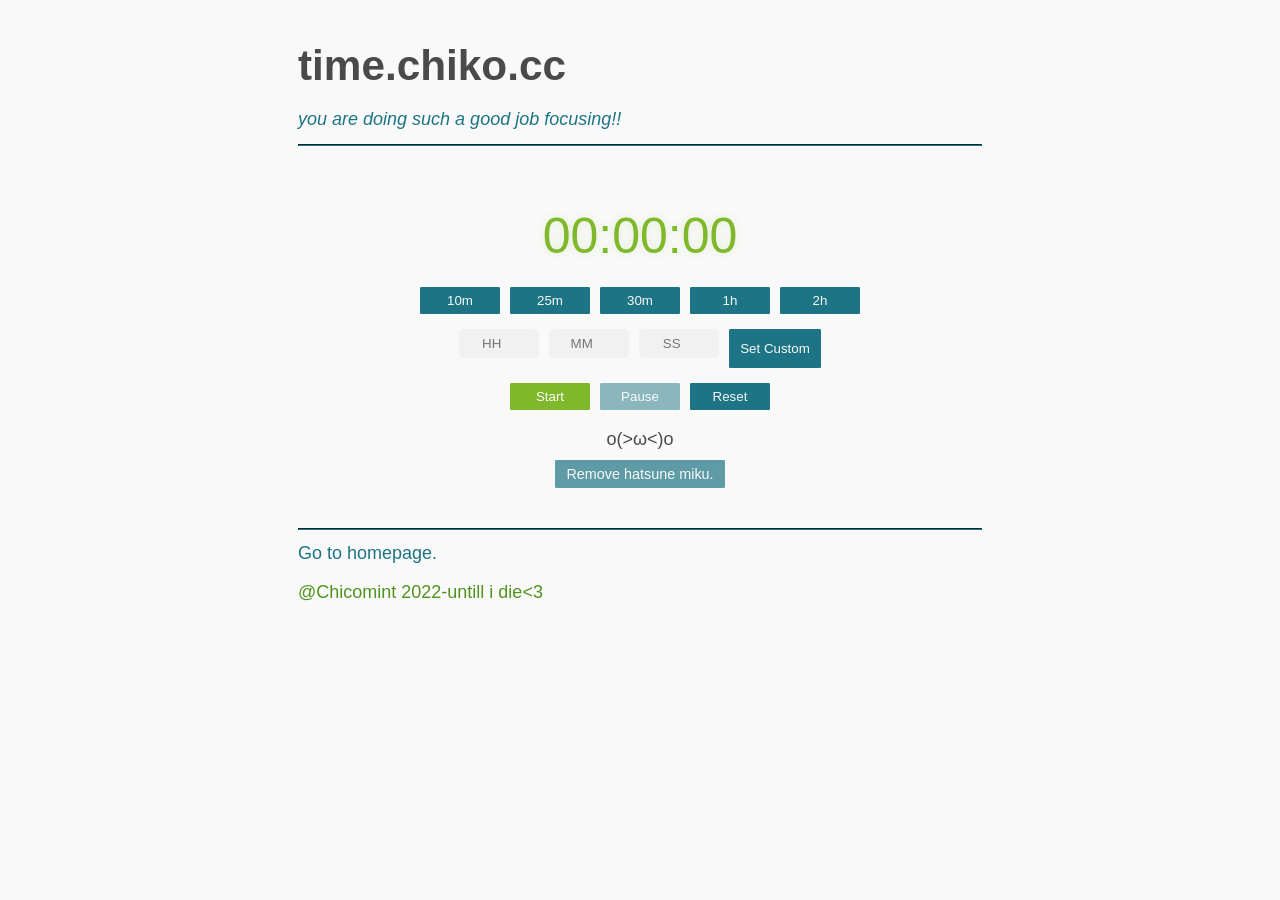
<file: index.html>
<!DOCTYPE html>
<html lang="en">
<head>
    <title>chicomint'site - Timer</title>
    <link rel="shortcut icon" type="image/x-icon" href="https://chiko.cc/media/chiki.ico" />
    <meta name="viewport" content="width=device-width, initial-scale=1">
    <meta charset="utf-8">
    <link rel="stylesheet" href="style.css?v=1.7">
    <link rel="stylesheet" href="sakura.css" media="screen" />
    <link rel="stylesheet" href="sakura-dark.css" media="screen and (prefers-color-scheme: dark)" />
</head>
<body>
    <div class="sky">
        <img src="miku.png" class="falling-star" style="left: 10%;">
        <img src="miku.png" class="falling-star" style="left: 30%;">
        <img src="miku.png" class="falling-star" style="left: 50%;">
        <img src="miku.png" class="falling-star" style="left: 70%;">
        <img src="miku.png" class="falling-star" style="left: 90%;">
    </div>

    <h1>time.chiko.cc</h1>
    <p id="fortune-display" style="font-style: italic; color: #1d7484; margin-bottom: 10px; min-height: 1.5em;"></p>
    <hr>

    <div class="timer-container">
        <div id="timer-display">00:00:00</div>

        <div class="presets">
            <button data-seconds="600">10m</button>
            <button data-seconds="1500">25m</button>
            <button data-seconds="1800">30m</button>
            <button data-seconds="3600">1h</button>
            <button data-seconds="7200">2h</button>
        </div>

        <div class="custom-input">
            <input type="number" id="custom-h" placeholder="HH" min="0" max="99">
            <input type="number" id="custom-m" placeholder="MM" min="0" max="59">
            <input type="number" id="custom-s" placeholder="SS" min="0" max="59">
            <button id="set-custom-btn">Set Custom</button>
        </div>

        <div class="controls">
            <button id="start-btn">Start</button>
            <button id="pause-btn">Pause</button>
            <button id="reset-btn">Reset</button>
        </div>

        <div style="text-align: center; margin-top: 1rem;">
            <p id="sky-msg" style="margin-bottom: 5px; display: none;">o(>ω<)o</p>
            <button id="toggle-sky-btn" style="font-size: 0.8em; opacity: 0.7;">Remove hatsune miku.</button>
        </div>
    </div>

    <footer>
        <hr>
        <a href="https://chiko.cc">Go to homepage.</a>
        <p style="animation: opacityPulse 2s ease-out; animation-iteration-count: infinite; opacity: 1; color: rgb(81, 147, 31); margin-top: 10px;">
            @Chicomint 2022-untill i die&lt;3
        </p>
    </footer>

    <script src="timer.js"></script>
</body>
</html>
</file>
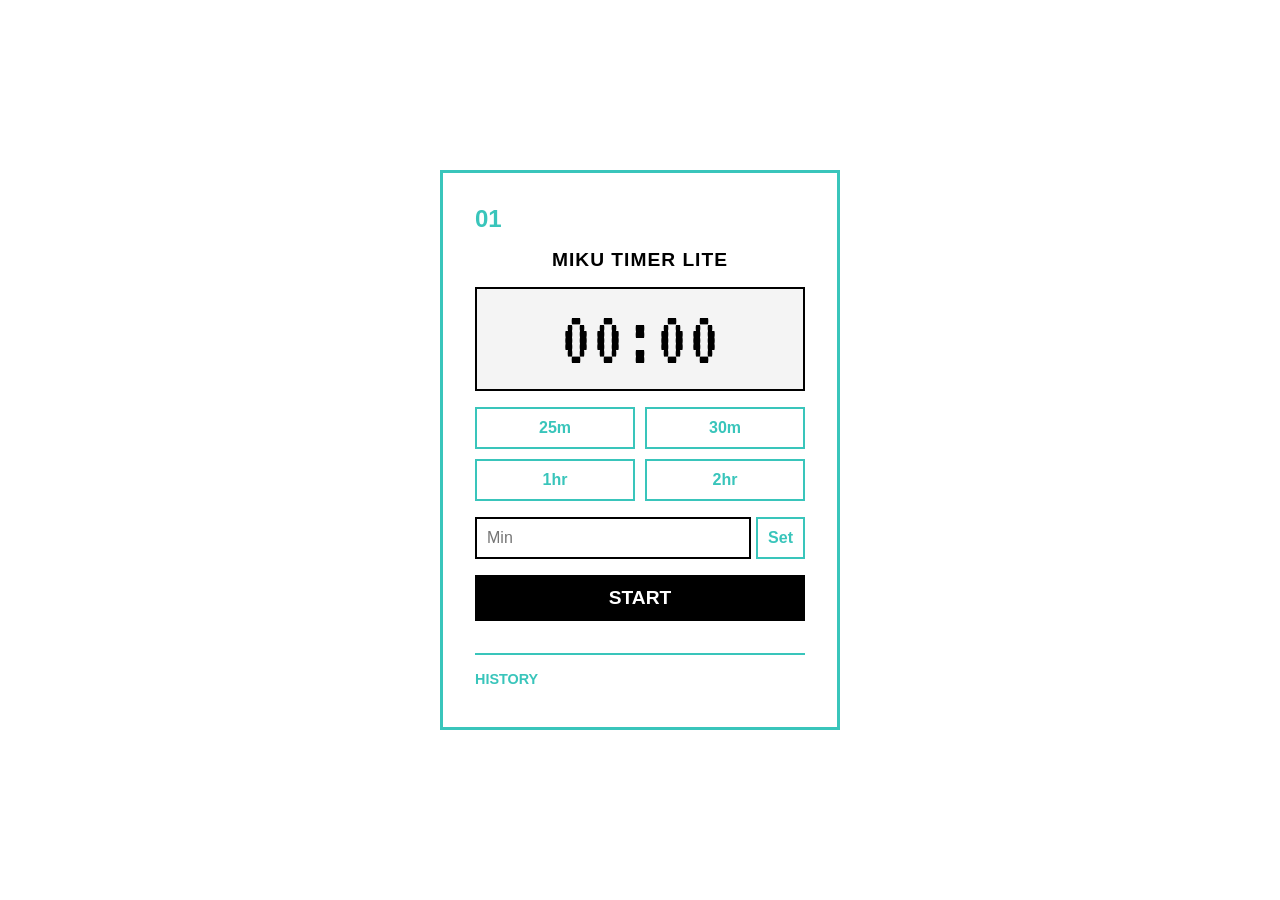
<file: miku.html>
<!DOCTYPE html>
<html lang="en">
<head>
    <meta charset="UTF-8">
    <meta name="viewport" content="width=device-width, initial-scale=1.0">
    <title>Miku Timer Lite</title>
    <link href="https://fonts.googleapis.com/css2?family=VT323&display=swap" rel="stylesheet">
    <style>
        :root {
            --miku-teal: #39C5BB;
            --miku-black: #000000;
            --miku-white: #ffffff;
            --miku-gray: #f4f4f4;
        }

        * {
            box-sizing: border-box;
            transition: none !important; /* Disable all transitions for speed */
            animation: none !important;  /* Disable all animations */
        }

        body {
            margin: 0;
            padding: 20px;
            font-family: sans-serif;
            background-color: var(--miku-white);
            color: var(--miku-black);
            display: flex;
            justify-content: center;
            align-items: center;
            min-height: 100vh;
        }

        .lite-container {
            width: 100%;
            max-width: 400px;
            border: 3px solid var(--miku-teal);
            padding: 2rem;
            text-align: center;
        }

        #miku-01 {
            font-size: 1.5rem;
            font-weight: bold;
            color: var(--miku-teal);
            margin-bottom: 1rem;
            text-align: left;
        }

        h1 {
            font-size: 1.2rem;
            margin: 0 0 1rem 0;
            text-transform: uppercase;
            letter-spacing: 1px;
        }

        #display {
            font-family: 'VT323', monospace;
            font-size: 5rem;
            border: 2px solid var(--miku-black);
            margin: 1rem 0;
            padding: 10px;
            background-color: var(--miku-gray);
        }

        .controls {
            display: grid;
            grid-template-columns: 1fr 1fr;
            gap: 10px;
            margin-bottom: 1rem;
        }

        button {
            background: var(--miku-white);
            border: 2px solid var(--miku-teal);
            color: var(--miku-teal);
            padding: 10px;
            cursor: pointer;
            font-weight: bold;
            font-size: 1rem;
        }

        button:hover {
            background: var(--miku-teal);
            color: var(--miku-white);
        }

        .custom-input {
            display: flex;
            gap: 5px;
            margin-bottom: 1rem;
        }

        input {
            flex: 1;
            padding: 10px;
            border: 2px solid var(--miku-black);
            font-size: 1rem;
        }

        #main-action-btn {
            width: 100%;
            background: var(--miku-black);
            color: var(--miku-white);
            border: 2px solid var(--miku-black);
            font-size: 1.2rem;
            margin-bottom: 2rem;
        }

        #main-action-btn:hover {
            background: #333;
        }

        .history {
            text-align: left;
            border-top: 2px solid var(--miku-teal);
            padding-top: 1rem;
        }

        .history h2 {
            font-size: 0.9rem;
            margin: 0 0 0.5rem 0;
            color: var(--miku-teal);
        }

        .history-list {
            list-style: none;
            padding: 0;
            margin: 0;
            font-size: 0.85rem;
        }

        .history-item {
            padding: 4px 0;
            border-bottom: 1px dotted #ccc;
            display: flex;
            justify-content: space-between;
        }
    </style>
</head>
<body>

    <div class="lite-container">
        <div id="miku-01">01</div>
        <h1>Miku Timer Lite</h1>
        
        <div id="display">00:00</div>

        <div class="controls">
            <button onclick="setTimer(25)">25m</button>
            <button onclick="setTimer(30)">30m</button>
            <button onclick="setTimer(60)">1hr</button>
            <button onclick="setTimer(120)">2hr</button>
        </div>

        <div class="custom-input">
            <input type="number" id="custom-min" placeholder="Min" min="1">
            <button onclick="setTimer(document.getElementById('custom-min').value)">Set</button>
        </div>

        <button id="main-action-btn" onclick="toggleTimer()">START</button>

        <div class="history">
            <h2>HISTORY</h2>
            <ul id="history-list" class="history-list"></ul>
        </div>
    </div>

    <script>
        let timeLeft = 0;
        let timerId = null;
        let isRunning = false;
        let initialMinutes = 0;

        const display = document.getElementById('display');
        const actionBtn = document.getElementById('main-action-btn');
        const historyList = document.getElementById('history-list');

        function updateDisplay() {
            const m = Math.floor(timeLeft / 60);
            const s = timeLeft % 60;
            display.textContent = `${String(m).padStart(2, '0')}:${String(s).padStart(2, '0')}`;
        }

        function setTimer(minutes) {
            minutes = parseInt(minutes);
            if (isNaN(minutes) || minutes <= 0) return;
            stopTimer();
            initialMinutes = minutes;
            timeLeft = minutes * 60;
            updateDisplay();
            actionBtn.textContent = 'START';
        }

        function toggleTimer() {
            if (timeLeft <= 0) return;
            isRunning ? stopTimer() : startTimer();
        }

        function startTimer() {
            isRunning = true;
            actionBtn.textContent = 'PAUSE';
            timerId = setInterval(() => {
                timeLeft--;
                updateDisplay();
                if (timeLeft <= 0) finishTimer();
            }, 1000);
        }

        function stopTimer() {
            isRunning = false;
            clearInterval(timerId);
            actionBtn.textContent = 'START';
        }

        function finishTimer() {
            stopTimer();
            playDing();
            addToHistory(initialMinutes);
            alert('Time is up!');
        }

        function addToHistory(minutes) {
            const now = new Date();
            const timeStr = now.toLocaleTimeString([], { hour: '2-digit', minute: '2-digit' });
            const li = document.createElement('li');
            li.className = 'history-item';
            let label = minutes >= 60 ? (minutes/60).toFixed(1) + 'hr' : minutes + 'm';
            if (label.endsWith('.0hr')) label = label.replace('.0hr', 'hr');
            li.innerHTML = `<span>${label}</span> <span>${timeStr}</span>`;
            historyList.insertBefore(li, historyList.firstChild);
        }

        function playDing() {
            const context = new (window.AudioContext || window.webkitAudioContext)();
            const oscillator = context.createOscillator();
            const gain = context.createGain();
            oscillator.type = 'sine';
            oscillator.frequency.setValueAtTime(880, context.currentTime);
            gain.gain.setValueAtTime(0.1, context.currentTime);
            oscillator.connect(gain);
            gain.connect(context.destination);
            oscillator.start();
            oscillator.stop(context.currentTime + 0.1);
        }
    </script>
</body>
</html>
</file>
<file: style.css>
/* Custom styles for Chicomint's site */

.sky {
    position: fixed;
    top: 0;
    left: 0;
    width: 100%;
    height: 100%;
    z-index: -1;
    overflow: hidden;
    pointer-events: none;
}

.falling-star {
    position: absolute;
    top: -100px;
    width: 60px;
    height: auto;
    animation: fall 8s linear infinite;
}

@keyframes fall {
    0% { transform: translateY(0) rotate(0deg); opacity: 1; }
    100% { transform: translateY(110vh) rotate(360deg); opacity: 0; }
}

/* Stagger the animations */
.falling-star:nth-child(1) { animation-delay: 0s; }
.falling-star:nth-child(2) { animation-delay: 2s; }
.falling-star:nth-child(3) { animation-delay: 1s; }
.falling-star:nth-child(4) { animation-delay: 3s; }
.falling-star:nth-child(5) { animation-delay: 4s; }

@keyframes opacityPulse {
    0% { opacity: 0.5; }
    50% { opacity: 1; }
    100% { opacity: 0.5; }
}

.timer-container {
    background: rgba(255, 255, 255, 0.05);
    padding: 2rem;
    margin: 2rem 0;
}

#timer-display {
    font-size: 5rem;
    text-align: center;
    margin: 1rem 0;
    color: rgb(127, 184, 42);
    font-variant-numeric: tabular-nums;
    text-shadow: 0 0 10px rgba(127, 184, 42, 0.2);
}

.controls, .presets, .custom-input {
    display: flex;
    justify-content: center;
    flex-wrap: wrap;
    gap: 10px;
    margin-bottom: 1.5rem;
}

.custom-input input {
    width: 80px;
    text-align: center;
}

button {
    min-width: 80px;
    cursor: pointer;
}

#start-btn {
    background-color: rgb(127, 184, 42);
    border-color: rgb(127, 184, 42);
    color: white;
}

#start-btn:hover {
    background-color: rgb(81, 147, 31);
}

.nav-links a {
    margin-right: 5px;
}

.active-link {
    color: rgb(127, 184, 42) !important;
}
</file>
<file: sakura.css>
/* Sakura.css v1.5.1
 * ================
 * Minimal css theme.
 * Project: https://github.com/oxalorg/sakura/
 */
/* Body */
html {
  font-size: 62.5%;
  font-family: -apple-system, BlinkMacSystemFont, "Segoe UI", Roboto, "Helvetica Neue", Arial, "Noto Sans", sans-serif;
}

body {
  font-size: 1.8rem;
  line-height: 1.618;
  max-width: 38em;
  margin: auto;
  color: #4a4a4a;
  background-color: #f9f9f9;
  padding: 13px;
}

@media (max-width: 684px) {
  body {
    font-size: 1.53rem;
  }
}
@media (max-width: 382px) {
  body {
    font-size: 1.35rem;
  }
}
h1, h2, h3, h4, h5, h6 {
  line-height: 1.1;
  font-family: -apple-system, BlinkMacSystemFont, "Segoe UI", Roboto, "Helvetica Neue", Arial, "Noto Sans", sans-serif;
  font-weight: 700;
  margin-top: 3rem;
  margin-bottom: 1.5rem;
  overflow-wrap: break-word;
  word-wrap: break-word;
  -ms-word-break: break-all;
  word-break: break-word;
}

h1 {
  font-size: 2.35em;
}

h2 {
  font-size: 2em;
}

h3 {
  font-size: 1.75em;
}

h4 {
  font-size: 1.5em;
}

h5 {
  font-size: 1.25em;
}

h6 {
  font-size: 1em;
}

p {
  margin-top: 0px;
  margin-bottom: 2.5rem;
}

small, sub, sup {
  font-size: 75%;
}

hr {
  border-color: #1d7484;
}

a {
  text-decoration: none;
  color: #1d7484;
}
a:visited {
  color: #144f5a;
}
a:hover {
  color: #982c61;
  border-bottom: 2px solid #4a4a4a;
}

ul {
  padding-left: 1.4em;
  margin-top: 0px;
  margin-bottom: 2.5rem;
}

li {
  margin-bottom: 0.4em;
}

blockquote {
  margin-left: 0px;
  margin-right: 0px;
  padding-left: 1em;
  padding-top: 0.8em;
  padding-bottom: 0.8em;
  padding-right: 0.8em;
  border-left: 5px solid #1d7484;
  margin-bottom: 2.5rem;
  background-color: #f1f1f1;
}

blockquote p {
  margin-bottom: 0;
}

img, video {
  height: auto;
  max-width: 100%;
  margin-top: 0px;
  margin-bottom: 2.5rem;
}

/* Pre and Code */
pre {
  background-color: #f1f1f1;
  display: block;
  padding: 1em;
  overflow-x: auto;
  margin-top: 0px;
  margin-bottom: 2.5rem;
  font-size: 0.9em;
}

code, kbd, samp {
  font-size: 0.9em;
  padding: 0 0.5em;
  background-color: #f1f1f1;
  white-space: pre-wrap;
}

pre > code {
  padding: 0;
  background-color: transparent;
  white-space: pre;
  font-size: 1em;
}

/* Tables */
table {
  text-align: justify;
  width: 100%;
  border-collapse: collapse;
  margin-bottom: 2rem;
}

td, th {
  padding: 0.5em;
  border-bottom: 1px solid #f1f1f1;
}

/* Buttons, forms and input */
input, textarea {
  border: 1px solid #4a4a4a;
}
input:focus, textarea:focus {
  border: 1px solid #1d7484;
}

textarea {
  width: 100%;
}

.button, button,
input[type=submit],
input[type=reset],
input[type=button],
input[type=file]::file-selector-button {
  display: inline-block;
  padding: 5px 10px;
  text-align: center;
  text-decoration: none;
  white-space: nowrap;
  background-color: #1d7484;
  color: #f9f9f9;
  border-radius: 1px;
  border: 1px solid #1d7484;
  cursor: pointer;
  box-sizing: border-box;
}
.button:hover, button:hover,
input[type=submit]:hover,
input[type=reset]:hover,
input[type=button]:hover,
input[type=file]::file-selector-button:hover {
  background-color: #982c61;
  color: #f9f9f9;
  outline: 0;
}

.button[disabled], button[disabled],
input[type=submit][disabled],
input[type=reset][disabled],
input[type=button][disabled],
input[type=file][disabled] {
  cursor: default;
  opacity: 0.5;
}
.button:focus-visible, button:focus-visible,
input[type=submit]:focus-visible,
input[type=reset]:focus-visible,
input[type=button]:focus-visible,
input[type=file]:focus-visible {
  outline-style: solid;
  outline-width: 2px;
}

textarea, select, input {
  color: #4a4a4a;
  padding: 6px 10px; /* The 6px vertically centers text on FF, ignored by Webkit */
  margin-bottom: 10px;
  background-color: #f1f1f1;
  border: 1px solid #f1f1f1;
  border-radius: 4px;
  box-shadow: none;
  box-sizing: border-box;
}
textarea:focus, select:focus, input:focus {
  border: 1px solid #1d7484;
  outline: 0;
}

input[type=checkbox]:focus {
  outline: 1px dotted #1d7484;
}

label, legend, fieldset {
  display: block;
  margin-bottom: 0.5rem;
  font-weight: 600;
}
</file>
<file: sakura-dark.css>
/* $color-text: #dedce5; */
/* Sakura.css v1.5.1
 * ================
 * Minimal css theme.
 * Project: https://github.com/oxalorg/sakura/
 */
/* Body */
html {
  font-size: 62.5%;
  font-family: -apple-system, BlinkMacSystemFont, "Segoe UI", Roboto, "Helvetica Neue", Arial, "Noto Sans", sans-serif;
}

body {
  font-size: 1.8rem;
  line-height: 1.618;
  max-width: 38em;
  margin: auto;
  color: #c9c9c9;
  background-color: #222222;
  padding: 13px;
}

@media (max-width: 684px) {
  body {
    font-size: 1.53rem;
  }
}
@media (max-width: 382px) {
  body {
    font-size: 1.35rem;
  }
}
h1, h2, h3, h4, h5, h6 {
  line-height: 1.1;
  font-family: -apple-system, BlinkMacSystemFont, "Segoe UI", Roboto, "Helvetica Neue", Arial, "Noto Sans", sans-serif;
  font-weight: 700;
  margin-top: 3rem;
  margin-bottom: 1.5rem;
  overflow-wrap: break-word;
  word-wrap: break-word;
  -ms-word-break: break-all;
  word-break: break-word;
}

h1 {
  font-size: 2.35em;
}

h2 {
  font-size: 2em;
}

h3 {
  font-size: 1.75em;
}

h4 {
  font-size: 1.5em;
}

h5 {
  font-size: 1.25em;
}

h6 {
  font-size: 1em;
}

p {
  margin-top: 0px;
  margin-bottom: 2.5rem;
}

small, sub, sup {
  font-size: 75%;
}

hr {
  border-color: #ffffff;
}

a {
  text-decoration: none;
  color: #ffffff;
}
a:visited {
  color: #e6e6e6;
}
a:hover {
  color: #c9c9c9;
  border-bottom: 2px solid #c9c9c9;
}

ul {
  padding-left: 1.4em;
  margin-top: 0px;
  margin-bottom: 2.5rem;
}

li {
  margin-bottom: 0.4em;
}

blockquote {
  margin-left: 0px;
  margin-right: 0px;
  padding-left: 1em;
  padding-top: 0.8em;
  padding-bottom: 0.8em;
  padding-right: 0.8em;
  border-left: 5px solid #ffffff;
  margin-bottom: 2.5rem;
  background-color: #4a4a4a;
}

blockquote p {
  margin-bottom: 0;
}

img, video {
  height: auto;
  max-width: 100%;
  margin-top: 0px;
  margin-bottom: 2.5rem;
}

/* Pre and Code */
pre {
  background-color: #4a4a4a;
  display: block;
  padding: 1em;
  overflow-x: auto;
  margin-top: 0px;
  margin-bottom: 2.5rem;
  font-size: 0.9em;
}

code, kbd, samp {
  font-size: 0.9em;
  padding: 0 0.5em;
  background-color: #4a4a4a;
  white-space: pre-wrap;
}

pre > code {
  padding: 0;
  background-color: transparent;
  white-space: pre;
  font-size: 1em;
}

/* Tables */
table {
  text-align: justify;
  width: 100%;
  border-collapse: collapse;
  margin-bottom: 2rem;
}

td, th {
  padding: 0.5em;
  border-bottom: 1px solid #4a4a4a;
}

/* Buttons, forms and input */
input, textarea {
  border: 1px solid #c9c9c9;
}
input:focus, textarea:focus {
  border: 1px solid #ffffff;
}

textarea {
  width: 100%;
}

.button, button,
input[type=submit],
input[type=reset],
input[type=button],
input[type=file]::file-selector-button {
  display: inline-block;
  padding: 5px 10px;
  text-align: center;
  text-decoration: none;
  white-space: nowrap;
  background-color: #ffffff;
  color: #222222;
  border-radius: 1px;
  border: 1px solid #ffffff;
  cursor: pointer;
  box-sizing: border-box;
}
.button:hover, button:hover,
input[type=submit]:hover,
input[type=reset]:hover,
input[type=button]:hover,
input[type=file]::file-selector-button:hover {
  background-color: #c9c9c9;
  color: #222222;
  outline: 0;
}

.button[disabled], button[disabled],
input[type=submit][disabled],
input[type=reset][disabled],
input[type=button][disabled],
input[type=file][disabled] {
  cursor: default;
  opacity: 0.5;
}
.button:focus-visible, button:focus-visible,
input[type=submit]:focus-visible,
input[type=reset]:focus-visible,
input[type=button]:focus-visible,
input[type=file]:focus-visible {
  outline-style: solid;
  outline-width: 2px;
}

textarea, select, input {
  color: #c9c9c9;
  padding: 6px 10px; /* The 6px vertically centers text on FF, ignored by Webkit */
  margin-bottom: 10px;
  background-color: #4a4a4a;
  border: 1px solid #4a4a4a;
  border-radius: 4px;
  box-shadow: none;
  box-sizing: border-box;
}
textarea:focus, select:focus, input:focus {
  border: 1px solid #ffffff;
  outline: 0;
}

input[type=checkbox]:focus {
  outline: 1px dotted #ffffff;
}

label, legend, fieldset {
  display: block;
  margin-bottom: 0.5rem;
  font-weight: 600;
}
</file>
